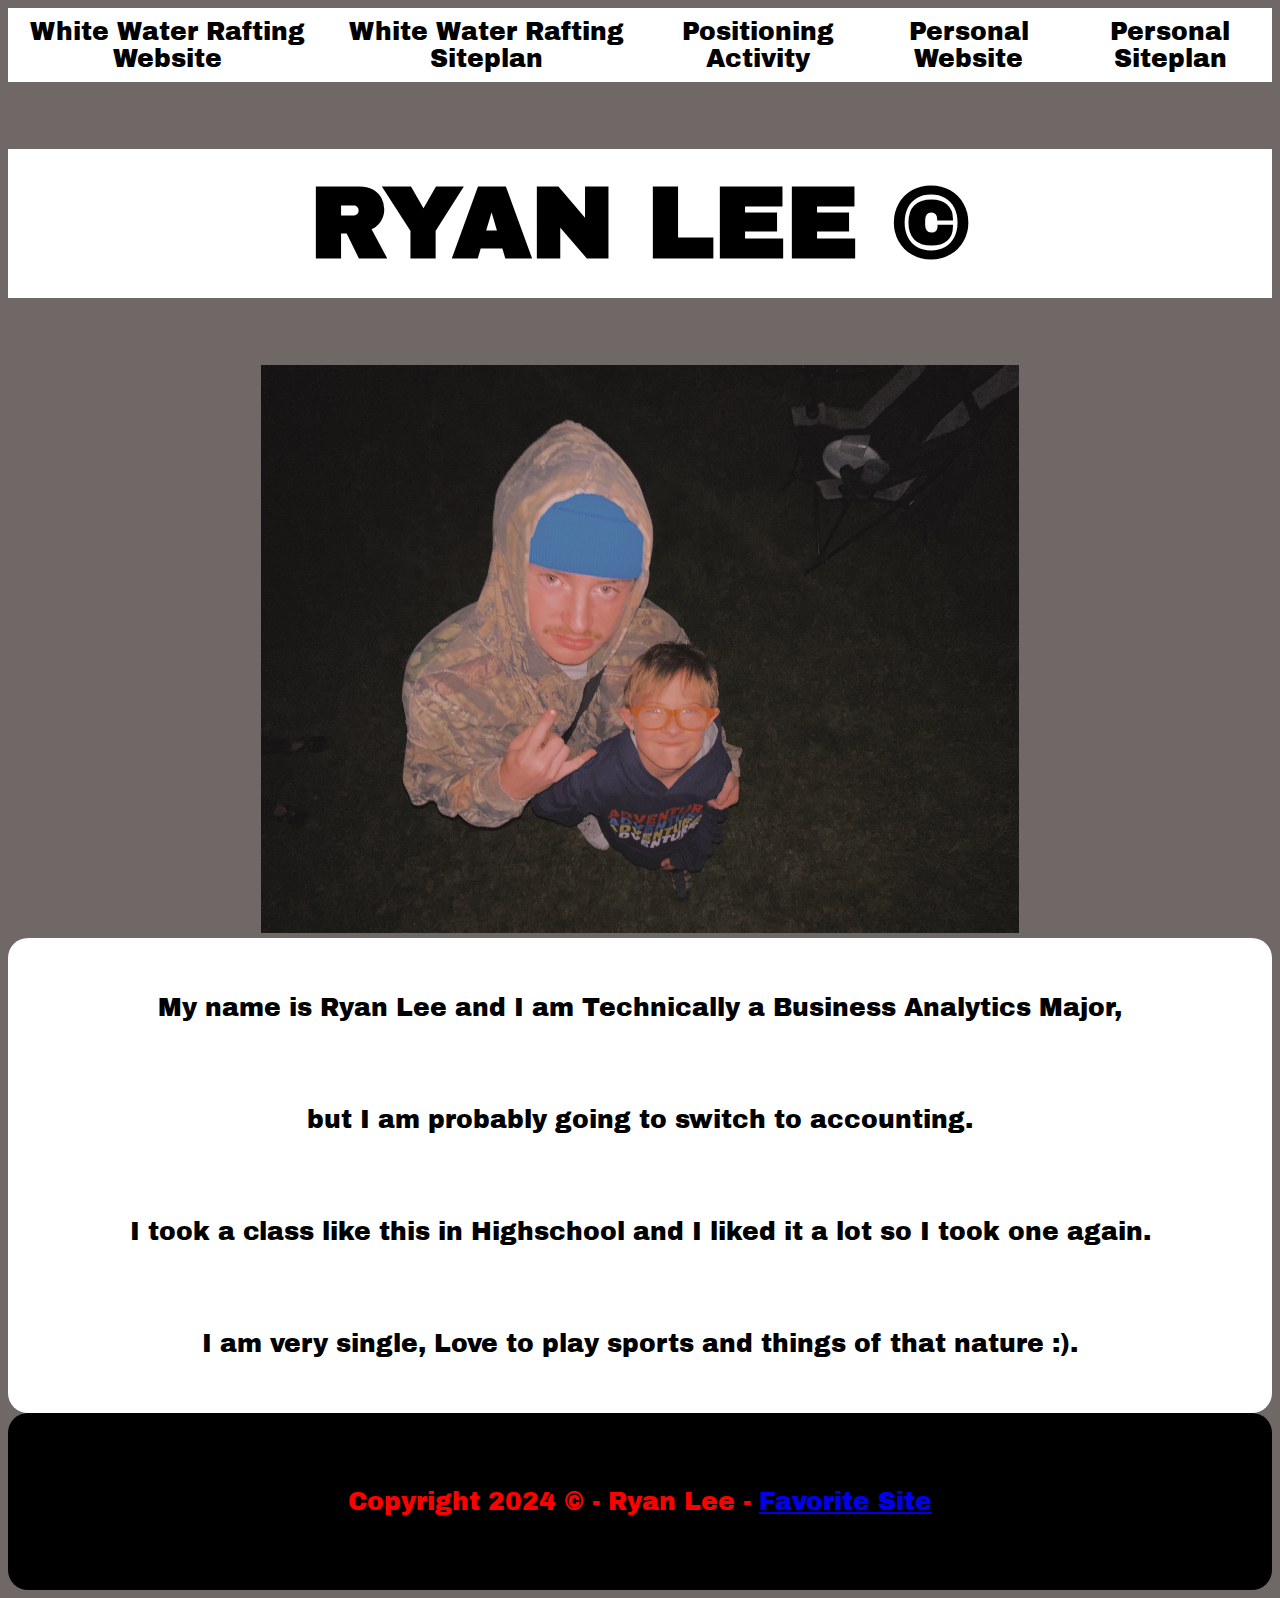
<file: index.html>
<!DOCTYPE html>
<html lang="en">
    <head>
        <meta charset="UTF-8">
        <meta name="viewport" content="width=device-width, initial-scale=1.0">
        <title>WDD130 |  Home</title>
        <link href="styles/styles.css" rel="stylesheet"/>
    </head>
    <body>
        <div id ="content">
            <header>
        <nav>
            <a class="nav_link" href="wwrw/wwrw.html">White Water Rafting Website</a>
            <a class="nav_link" href="wwr/site-plan-rafting.html">White Water Rafting Siteplan</a>
            <a class="nav_link" href="positioning/positioning.html">Positioning Activity</a>
            <a class="nav_link" href="thriftsite/thrift.html">Personal Website</a>
            <a class="nav_link" href="thriftsite/thrift-site-plan.html">Personal Siteplan</a>
        </nav>
            </header>   
        <h1 id="main"> RYAN LEE &copy</h1>
            
        <img src="Me.jpg" alt="Photo of Me"  />
    <main>      
        <p> My name is Ryan Lee and I am Technically a Business Analytics Major,</p>
        <p> but I am probably going to switch to accounting.</p>
        <p> I took a class like this in Highschool and I liked it a lot so I took one again.  </p>
        <p> I am very single, Love to play sports and things of that nature :).</p>
        
    </main>
</div>
    <footer>
        <p>Copyright 2024 &copy - Ryan Lee - 
        <a  href="https://www.google.com" >Favorite Site</a>
        </p>
    </footer>
    </body>
</html>
</file>
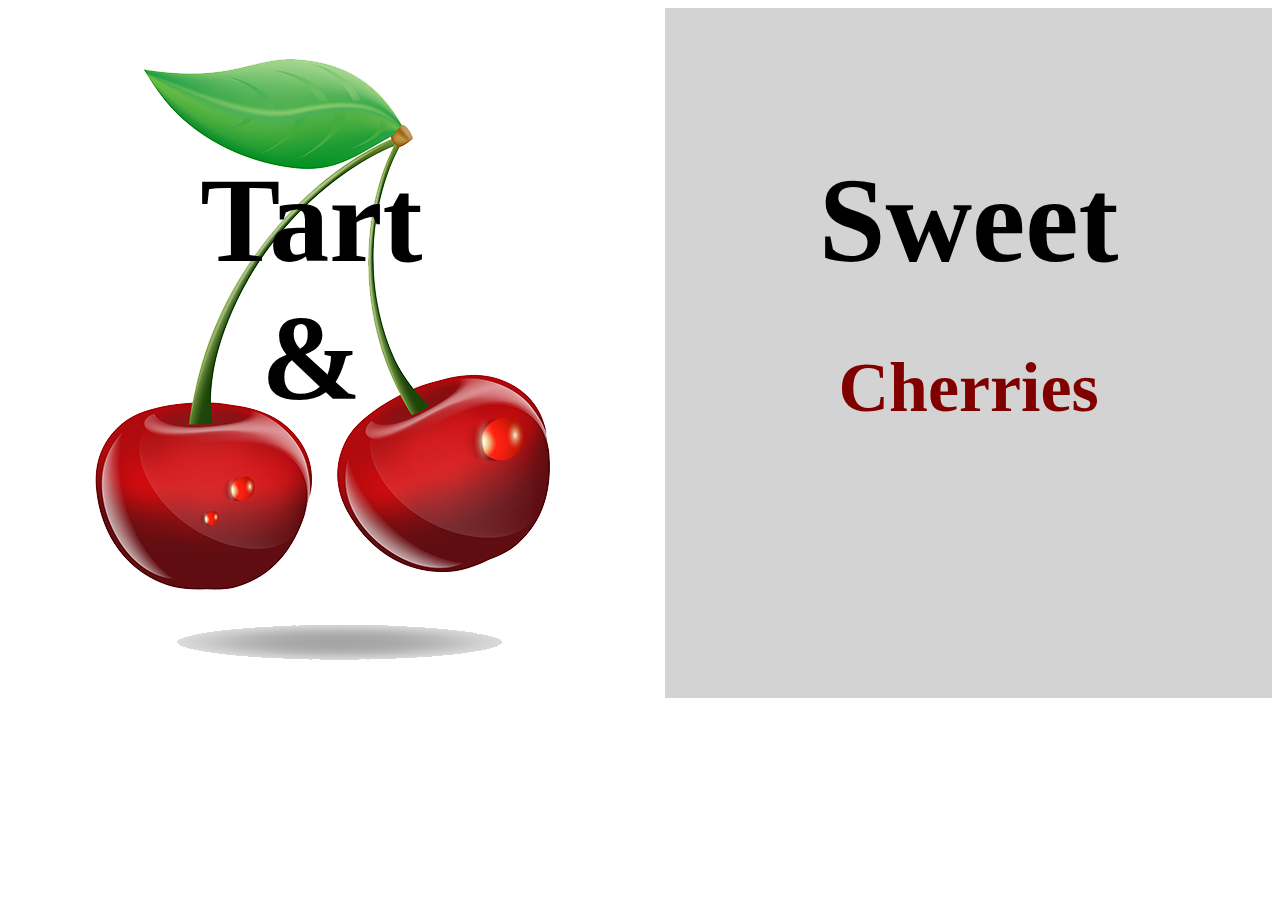
<file: Ice/ice6.html>
<!DOCTYPE html>
<html lang="en">
<head>
  <meta charset="UTF-8">
  <meta name="viewport" content="width=device-width, initial-scale=1.0">
  <title>Cherries</title>
  <link href="styles/ice6.css" rel="stylesheet">
</head>
<body>
  <div class="container">
    <div class="half-container">
      <img src="cherries.jpg" alt="Cherries">
      <div class="text-overlay">
        <h1 class = "title">Tart &amp; </h1>
        <h2 class = "red-text">  </h2>
      </div>
    </div>
    <div class="sec-container">
      <div class="text-overlay">
        <h1>Sweet</h1>
        <h2 class = "red-text">Cherries </h2>
      </div>
    </div>
  </div>
</body>
</html>
</file>
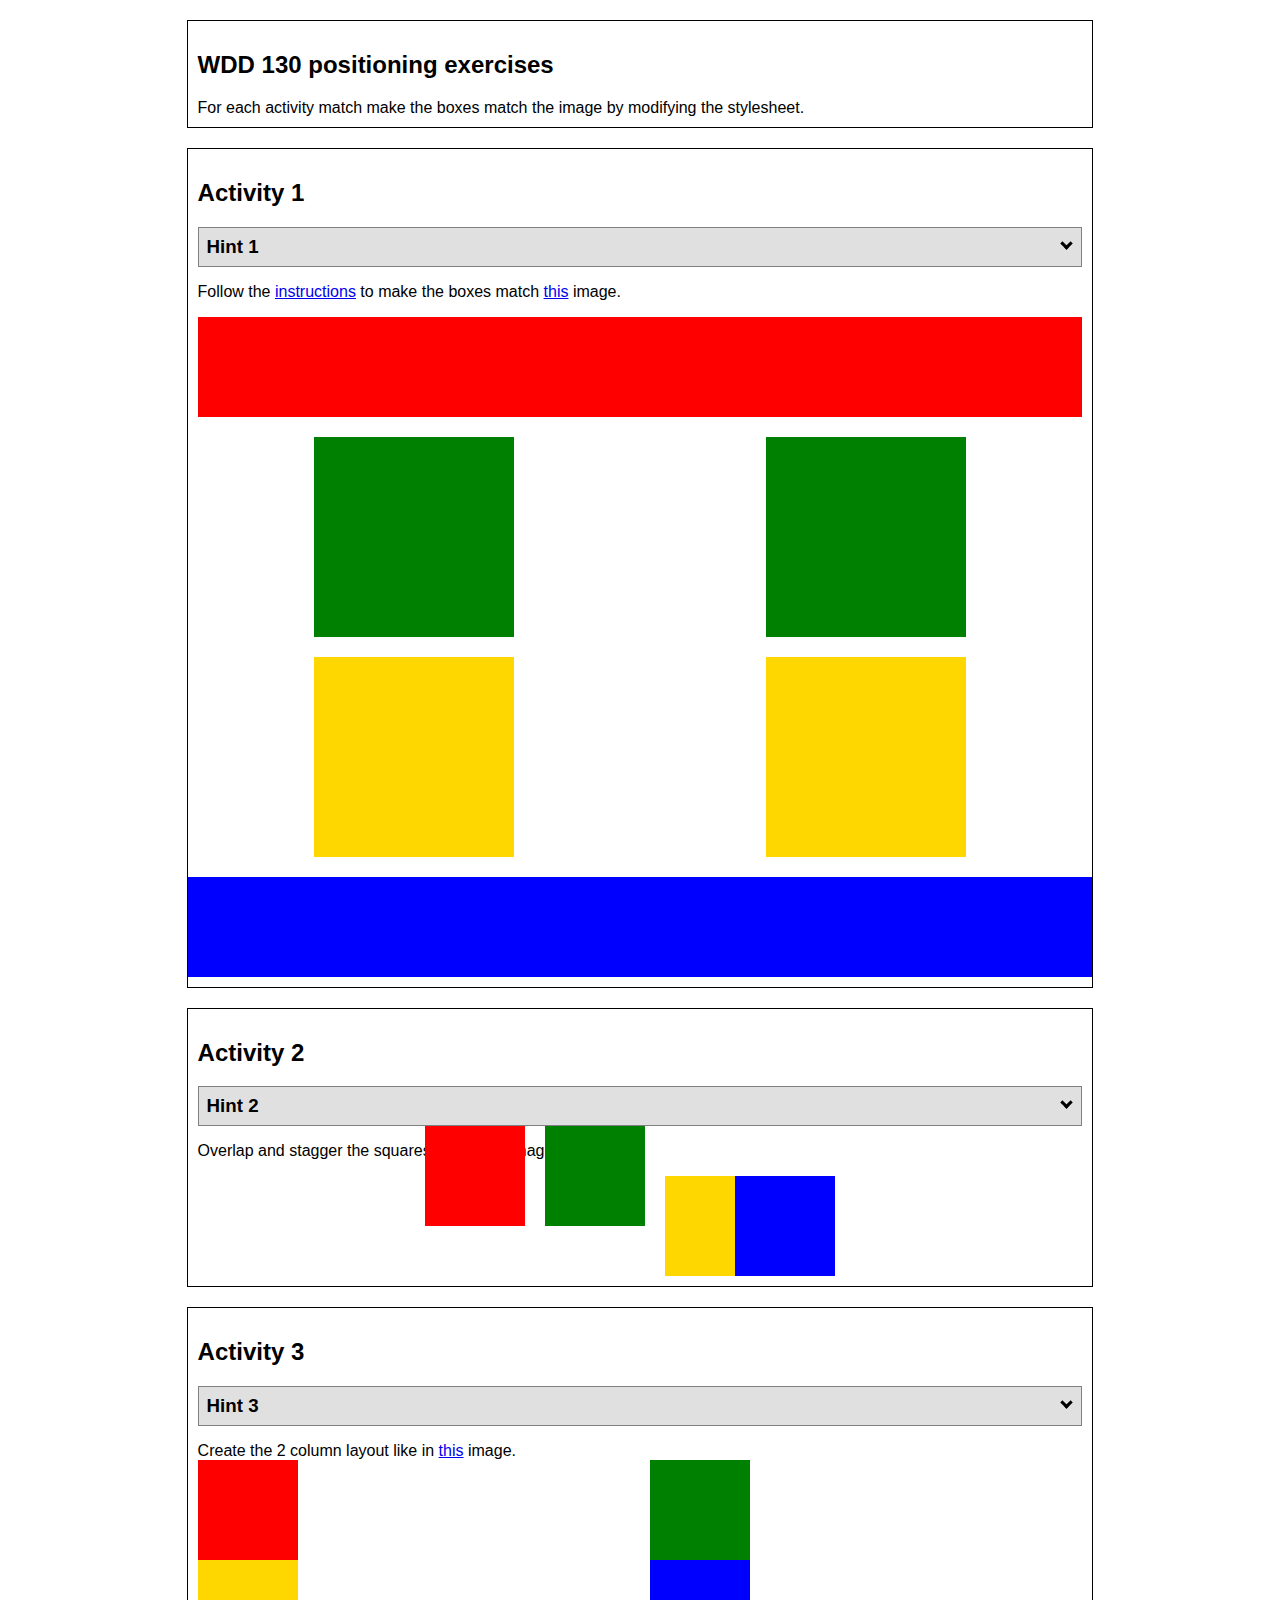
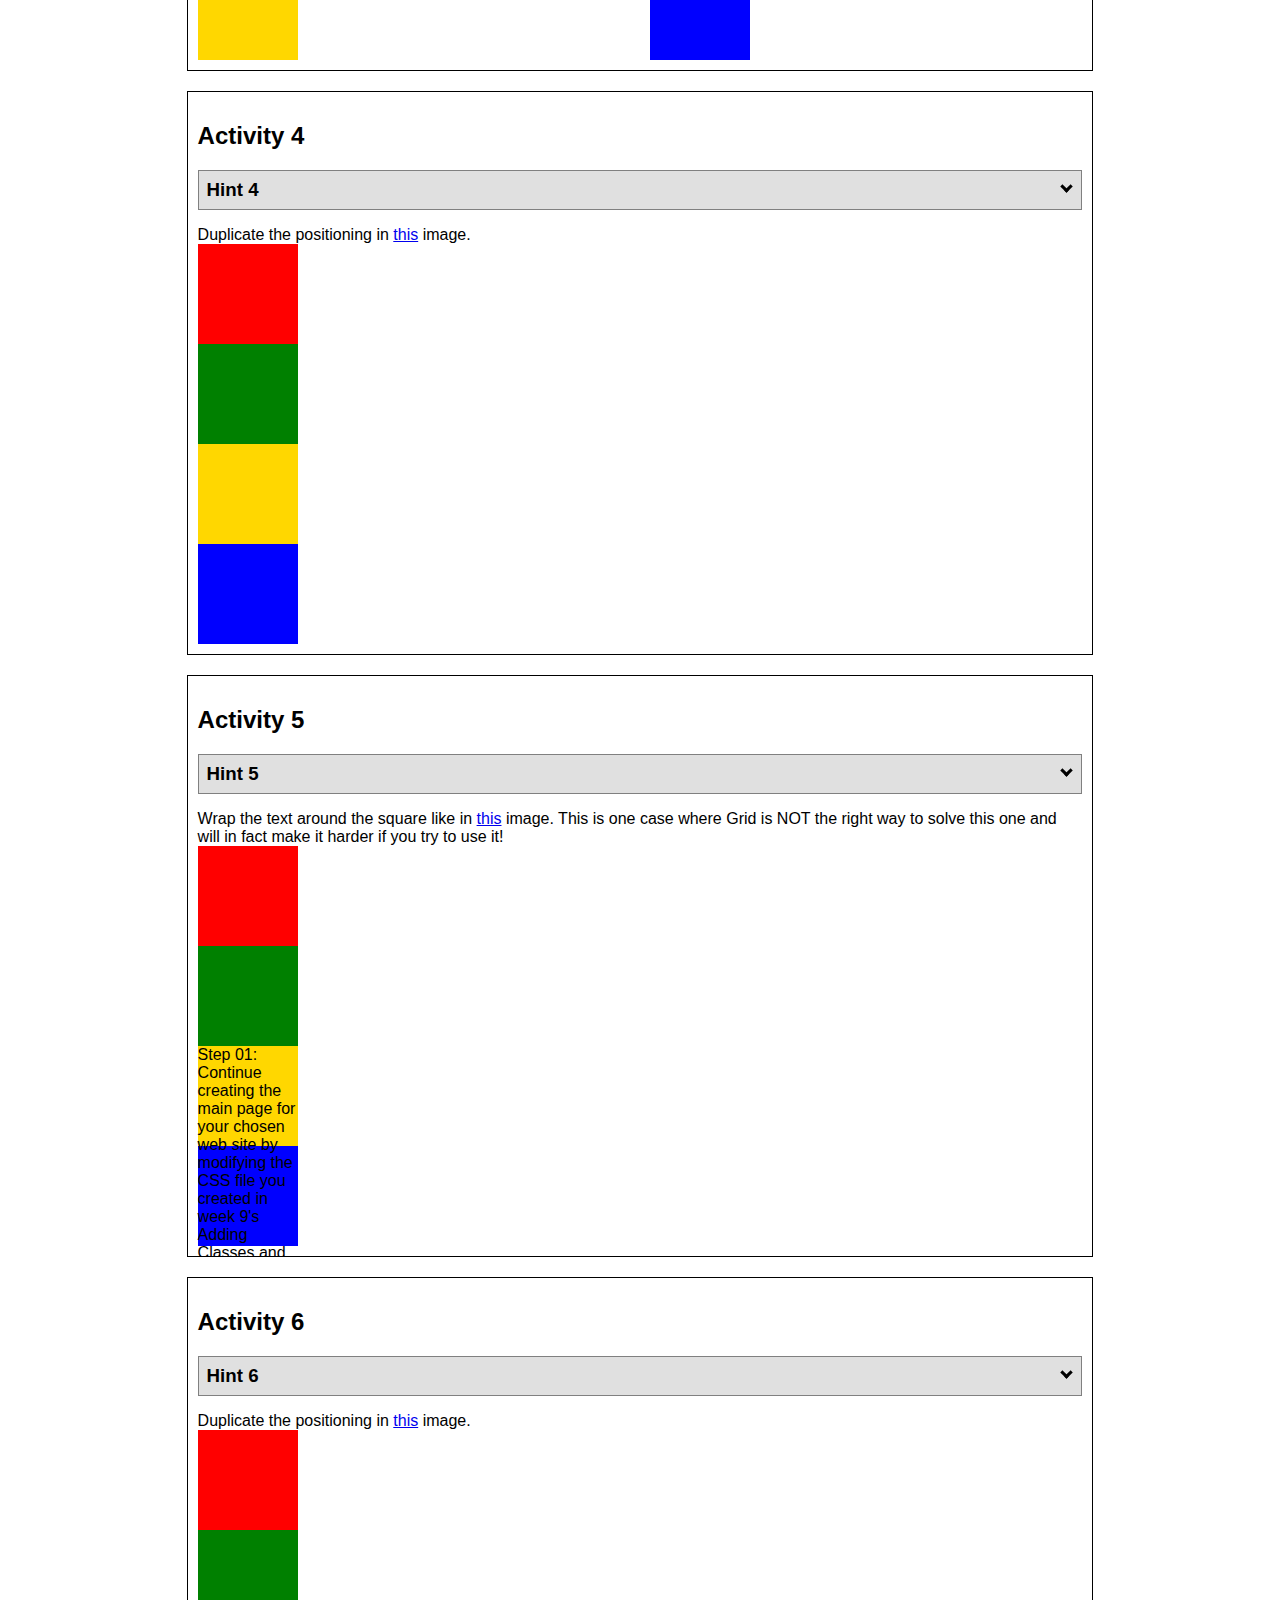
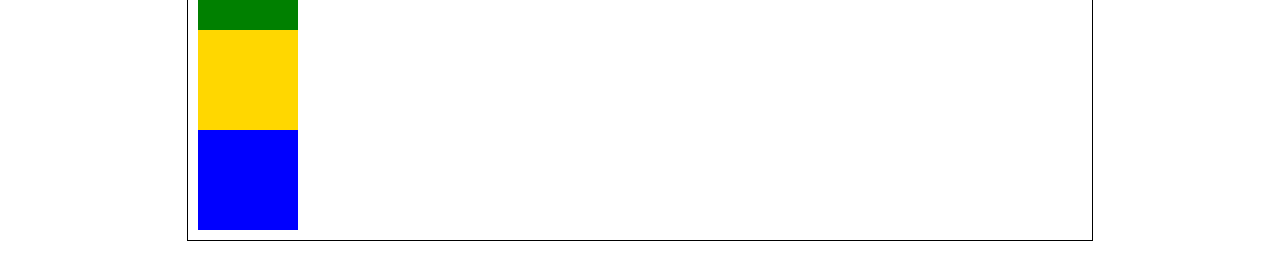
<file: positioning/positioning.html>
<!DOCTYPE html>
<html lang="en">
  <head>
    <!-- HTML - Name: positioning.html -->
    <title>Positioning Activity</title>
    <link rel="stylesheet" type="text/css" href="positionstyles.css" />
  </head>
  <body>
    <div class="activity">
      <h2>WDD 130 positioning exercises</h2>
      For each activity match make the boxes match the image by modifying the stylesheet.</div>
    <div class="activity">
      <h2>Activity 1</h2>
      <section class="hint"><input type="checkbox" ><i></i> <h3>Hint 1</h3><div><p>Check out the <a href="https://byui-wdd.github.io/wdd130/activities/w06-css-positioning.html" target="_blank">activity instructions</a> in Ilearn!</p></div></section>
      <p>Follow the <a href="https://byui-wdd.github.io/wdd130/activities/w06-css-positioning.html" target="_blank">instructions</a> to make the boxes match  <a href="https://byui-wdd.github.io/wdd130/images/example1.png" target="_blank">this</a> image.</p>
      <div class="content1" >
        <div class="red1" ></div>
        <div class="green1" ></div>
        <div class="green1" ></div>
        <div class="yellow1"></div>
        <div class="yellow1"></div>
        <div class="blue1"></div>
      </div>
    </div>
    <div class="activity">
      <h2>Activity 2</h2>
      <section class="hint"><input type="checkbox" > <h3>Hint 2</h3><i></i><div>
      <ul>
      <li>grid-template-columns: 50px 50px 50px 50px 50px </li></ul></div></section>
      <p>Overlap and stagger the squares like in <a href="https://byui-wdd.github.io/wdd130/images/example2.png" target="_blank">this</a> image.</p>
      <div class="content2" >
        <div class="red2" ></div>
        <div class="green2" ></div>
        <div class="yellow2"></div>
        <div class="blue2"></div>
      </div>
    </div>
    <div class="activity">
      <h2>Activity 3</h2>
      <section class="hint"><input type="checkbox" > <h3>Hint 3</h3><i></i><div><p>This one is going to be best solved with CSS Grid. Remember to make the boxes the right width first...then start moving them around. </p><h4>Properties used:</h4><ul><li>display:grid;</li><li>grid-template-columns:</li><li>grid-column-gap:</li>
        <li>grid-column:</li>  </ul></div></section>
      Create the 2 column layout like in <a href="https://byui-wdd.github.io/wdd130/images/example3.png" target="_blank">this</a>  image.
      <div class="content3" >
        <div class="red3" ></div>
        <div class="green3" ></div>
        <div class="yellow3"></div>
        <div class="blue3"></div>
      </div>
    </div>
    <div class="activity">
      <h2>Activity 4</h2>
      <section class="hint"><input type="checkbox" > <h3>Hint 4</h3><i></i><div><p>For the others we have been primarily concerned with width. For this one you will need to adjust height as well. </p><h4>Properties used:</h4><ul><li>display:grid;</li><li>grid-template-columns:</li><li>grid-row:</li></ul></div></section>
      Duplicate the positioning in <a href="https://byui-wdd.github.io/wdd130/images/example4.png" target="_blank">this</a> image. 
      <div class="content4" >
        <div class="red4" ></div>
        <div class="green4" ></div>
        <div class="yellow4"></div>
        <div class="blue4"></div>
      </div>
    </div>

    <div class="activity">
      <h2>Activity 5</h2>
      <section class="hint"><input type="checkbox" > <h3>Hint 5</h3><i></i><div><p>Grid is <strong>not</strong> the right way to do this.  In fact there is only one way to really do that...and that is with float. Remember that we float the thing we want the text to wrap around.  Also remember to start by making all the shapes the right size and shape.</p><h4>Properties used:</h4><ul><li>float: left;</li></ul></div></section>
      Wrap the text around the square like in <a href="https://byui-wdd.github.io/wdd130/images/example5.png" target="_blank">this</a> image. This is one case where Grid is NOT the right way to solve this one and will in fact make it harder if you try to use it!
      <div class="content5" >
        <div class="red5" ></div>
        <div class="green5" ></div>
        <div class="yellow5">Step 01: Continue creating the main page for your chosen web site by modifying the CSS file you created in week 9's Adding Classes and IDs to Your Website assignment. This week, you will position all of the content on your main page using the CSS positioning techniques taught in KhanAcademy. When you are done, your webpage layout should reflect what you outlined in the wireframe you designed in the assignment Your Own Site Diagram and Wireframe in week 3. <br />
          If you have changed your mind on how you want the content of your main page laid out, take an opportunity to update your wireframe before completing this assignment (it is much easier to experiment with different layouts in a wireframe than it is to do so by modifying the CSS). Also, if you find that you are having trouble with using CSS positioning, feel free to review the concepts at the learn layout site: http://learnlayout.com/. You should be able to apply these principles to your site. For futher help, refer back to the Max Design site used in the beginning of the course for an example of how to implement your site design.</div>
        <div class="blue5"></div>
      </div>
    </div>
    <div class="activity">
      <h2>Activity 6</h2>
      <section class="hint"><input type="checkbox" > <h3>Hint 6</h3><i></i><div><p>This one is all about visualizing the grid behind the layout. If you are having a hard time doing that first: all the sizes are even multiples of 100, and second here is another example with the lines drawn: <a href="https://byui-wdd.github.io/wdd130/images/example6-hint.png" target="_blank">example 6 with lines</a>. For this one you will find it easiest if you use px for the column width. You can also use <kbd>z-index</kbd> to control the element layering.    </p><h4>Properties used:</h4><ul><li>display:grid;</li><li>grid-template-columns:</li><li>grid-column:</li><li>grid-row:</li><li><a href="https://www.w3schools.com/cssref/pr_pos_z-index.asp" target="_blank">z-index:</a></li></ul></div></section>
      Duplicate the positioning in <a href="https://byui-wdd.github.io/wdd130/images/example6.png" target="_blank">this</a> image.
      <div class="content6" >
        <div class="red6" ></div>
        <div class="green6" ></div>
        <div class="yellow6"></div>
        <div class="blue6"></div>
      </div>
    </div>
  </body>
</html>
</file>
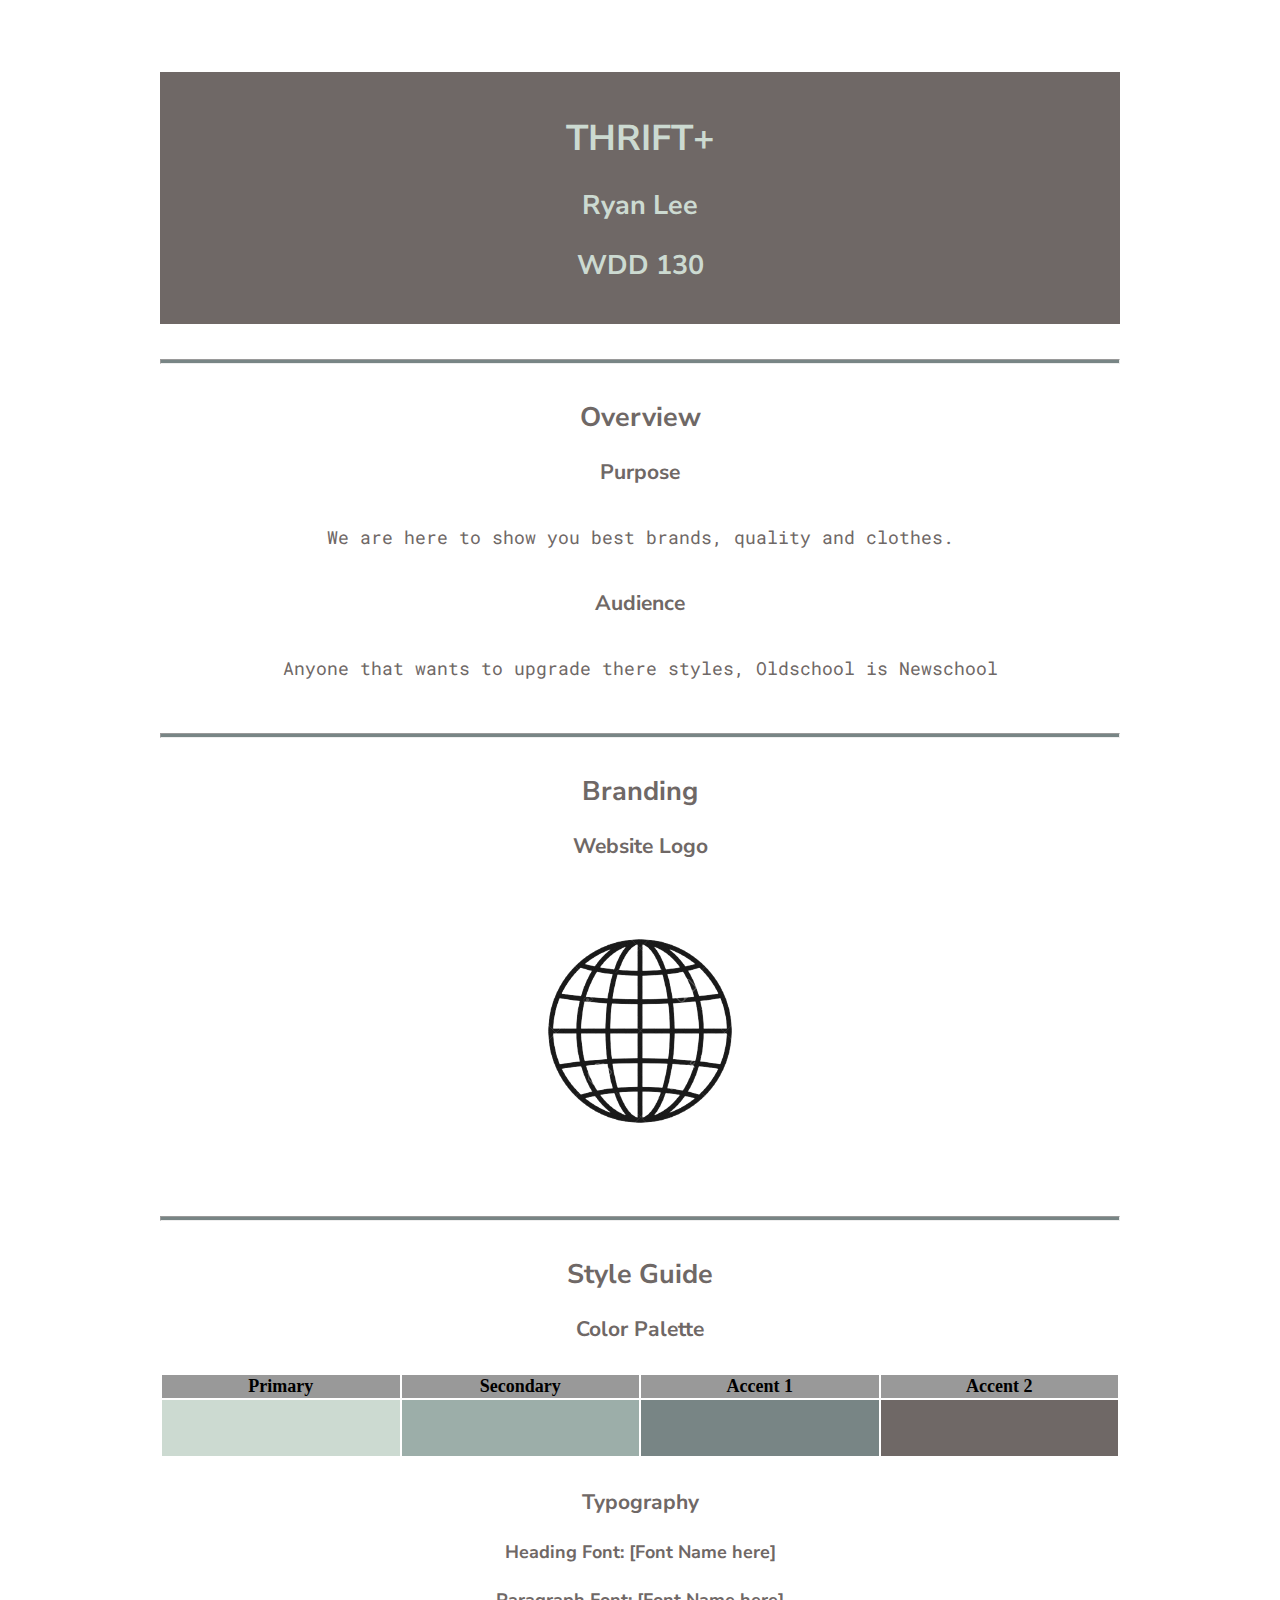
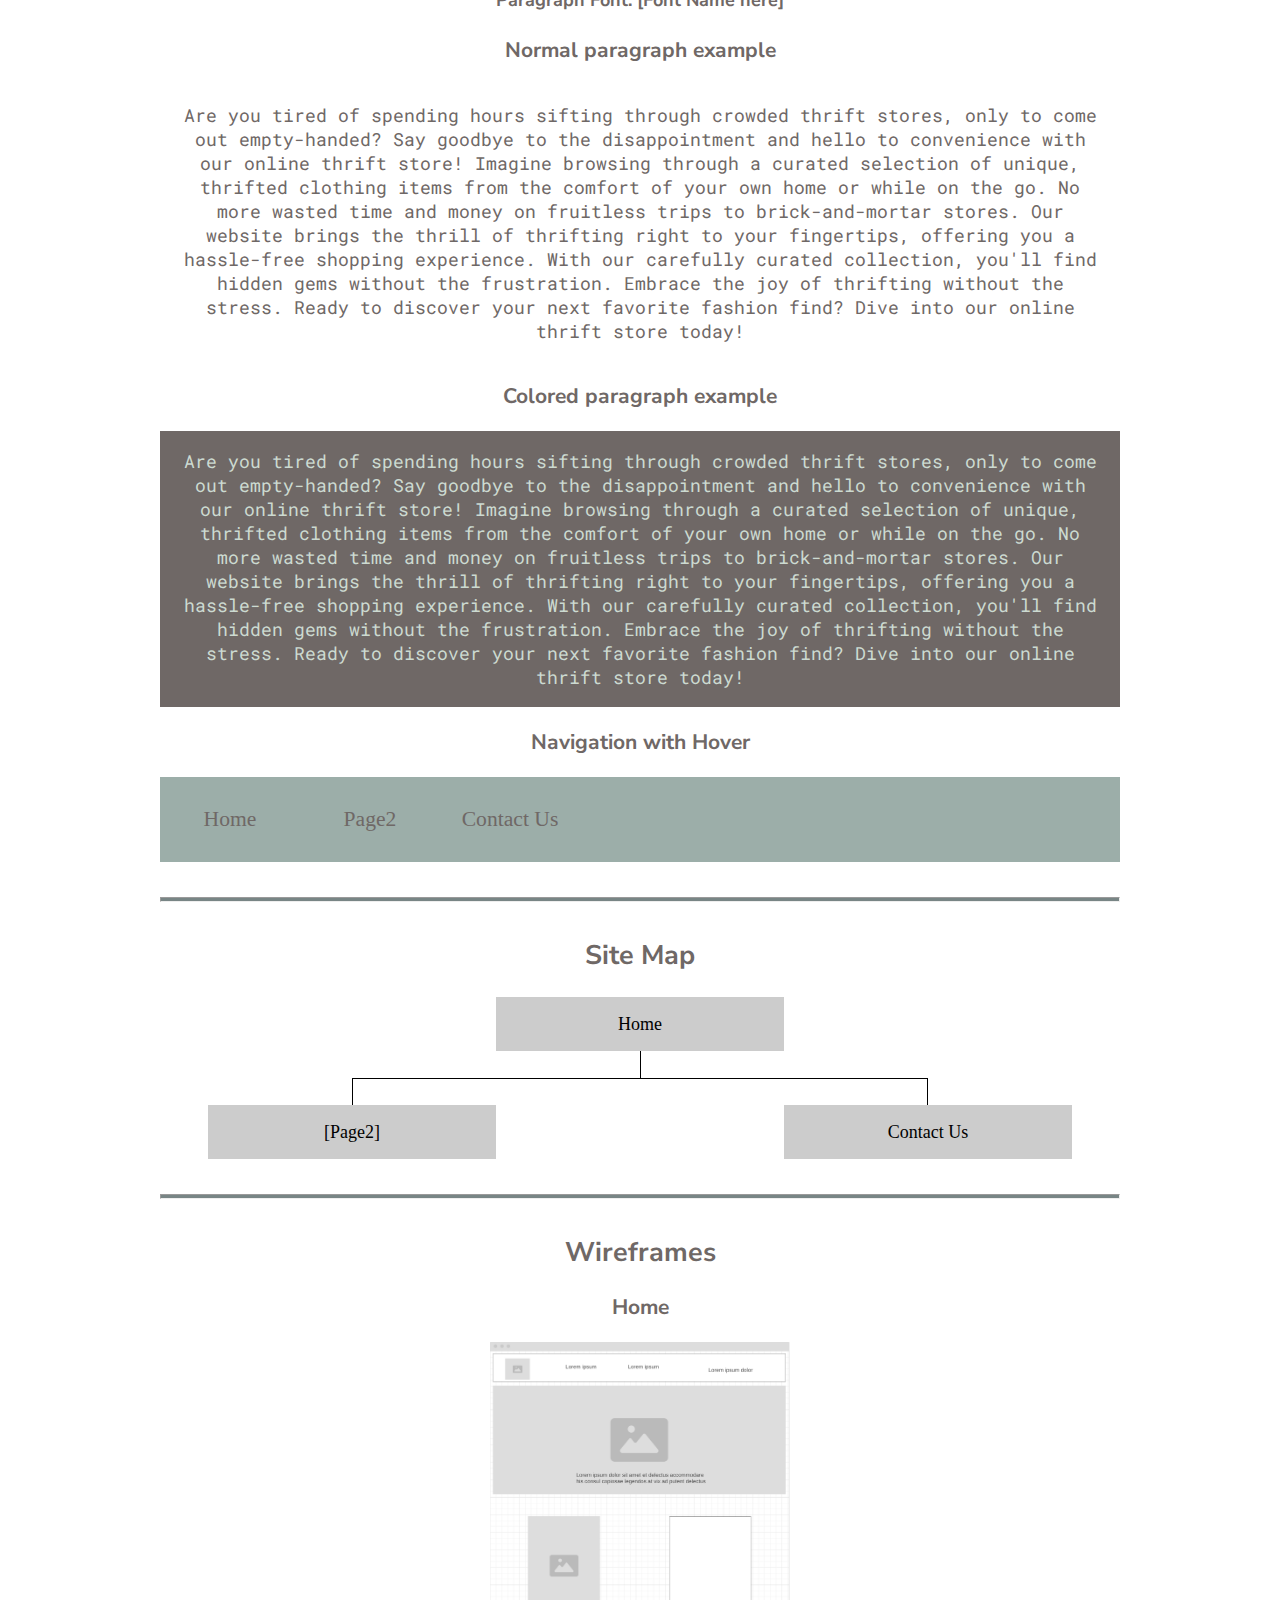
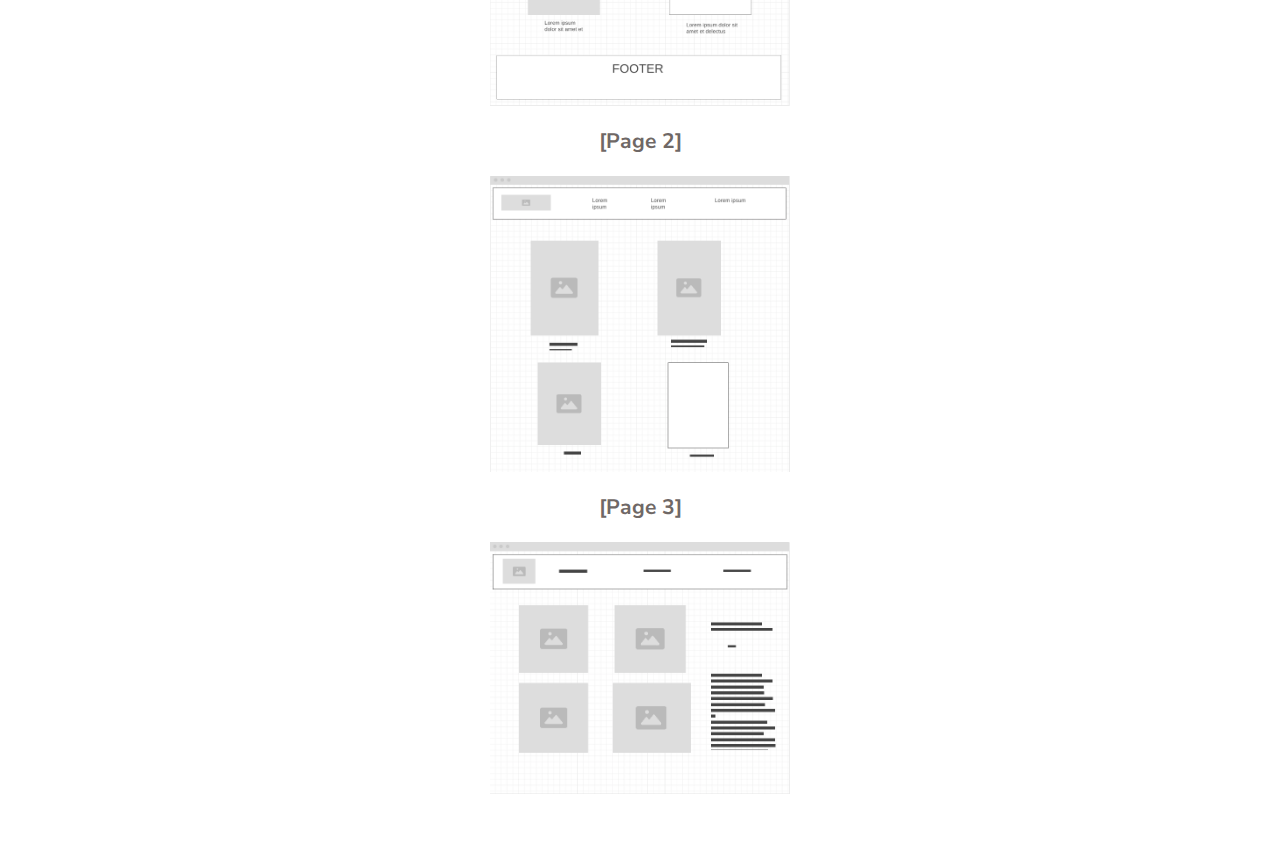
<file: thriftsite/thrift-site-plan.html>
<!DOCTYPE html>
<html lang="en-us">

<head>
  <meta charset="utf-8" />
  <title>Site Plan</title>
  <link type="text/css" rel="stylesheet" href="styles/thrift-site-plan.css" />
</head>

<body>
  <header>
    <h1>THRIFT+</h1>
    <h2>Ryan Lee</h2>
    <h2>WDD 130</h2>
    <!-- In the header above, add the name of your site, your name and class number. For example if you are in section 3 you would put WDD 130-03 -->
  </header>
  <main>
    <!-- ------------------------Steps 2-5------------------------------ -->
    <hr />
    <h2>Overview</h2>
    <h3>Purpose</h3>
    <p>We are here to show you best brands, quality and clothes. </p>
    <!-- change this -->

    <h3>Audience</h3>
    <p>Anyone that wants to upgrade there styles, Oldschool is Newschool</p>
    <!-- change this -->

    <hr />
    <h2>Branding</h2>
    <h3>Website Logo</h3>
    <!-- Replace this with some sort of logo for your site.  A logo can be as simple as the name of your site in a nice font :) -->
    <img src="images/thriftlogo.png" alt="Logo" />
    <hr />
    <h2>Style Guide</h2>

    <!-- ------------------------Steps 6-9------------------------------ -->

    <h3>Color Palette</h3>
    <!--  The colors you choose for a website are one of the most important decisions you will make. You should have at least 2 colors but do not have to fill in all 4 if you do not need them.  -->
    
    <table class="colors">
      <tr>
        <th>Primary</th>
        <th>Secondary</th>
        <th>Accent 1</th>
        <th>Accent 2</th>
      </tr>
      
      <tr>
        <td class="primary"></td>
        <td class="secondary"></td>
        <td class="accent1"></td>
        <td class="accent2"></td>
      </tr>
    </table>

    <!-- ------------------------Steps 10-12------------------------------ -->

    <h3>Typography</h3>
    <!-- Choose a font for your paragraphs (body copy) and headlines. What font(s) have you chosen? Think also about which of your colors above you might use for background and font colors. -->

    <h4>
      Heading Font: [Font Name here]
      <!-- change this -->
    </h4>
    <h4>
      Paragraph Font: [Font Name here]
      <!-- change this -->
    </h4>
    <h3>Normal paragraph example</h3>
    <p>
        Are you tired of spending hours sifting through crowded thrift stores, only to come out
        empty-handed? Say goodbye to the disappointment and hello to convenience with our online
        thrift store! Imagine browsing through a curated selection of unique, thrifted clothing items
        from the comfort of your own home or while on the go. No more wasted time and money on
        fruitless trips to brick-and-mortar stores. Our website brings the thrill of thrifting right to your
        fingertips, offering you a hassle-free shopping experience. With our carefully curated collection,
        you'll find hidden gems without the frustration. Embrace the joy of thrifting without the stress.
        Ready to discover your next favorite fashion find? Dive into our online thrift store today!
    </p>
    <h3>Colored paragraph example</h3>
    <p class="colored">
        Are you tired of spending hours sifting through crowded thrift stores, only to come out
        empty-handed? Say goodbye to the disappointment and hello to convenience with our online
        thrift store! Imagine browsing through a curated selection of unique, thrifted clothing items
        from the comfort of your own home or while on the go. No more wasted time and money on
        fruitless trips to brick-and-mortar stores. Our website brings the thrill of thrifting right to your
        fingertips, offering you a hassle-free shopping experience. With our carefully curated collection,
        you'll find hidden gems without the frustration. Embrace the joy of thrifting without the stress.
        Ready to discover your next favorite fashion find? Dive into our online thrift store today!
    </p>

    <!-- ------------------------Step 13------------------------------ -->

    <h3>Navigation with Hover</h3>
    <!-- Think about how you want your navigation bar to look. In the site-plan.css file change the colors to your colors to get the look you desire. -->
    <nav>
      <a href="#">Home</a>
      <a href="#">Page2</a>
      <a href="#">Contact Us</a>
    </nav>
    <hr />
    <h2>Site Map</h2>
    <div class="sitemap">
      <div class="sm-home">Home</div>
      <div class="sm-page2">
        [Page2]
        <!-- this page will have a name later -->
      </div>
      <div class="sm-page3">Contact Us</div>

      <div class="top">&nbsp;</div>
      <div class="left">&nbsp;</div>
      <div class="right">&nbsp;</div>
    </div>
    <hr />
    <h2>Wireframes</h2>
    <!-- Create an additional wireframe for your site. List it here below the Home page wireframe. -->

    <h3>Home</h3>

    <img src="images/WireframePERSONAL.png" alt="home page wireframe" />

    <h3>[Page 2]</h3>
    <img src="images/PersonalSIteplanSubpage.png" alt="page 2">
    <h3>[Page 3]</h3>
    <img src="images/personalwf3.png" alt="page 3">
  </main>
</body>

</html>
</file>
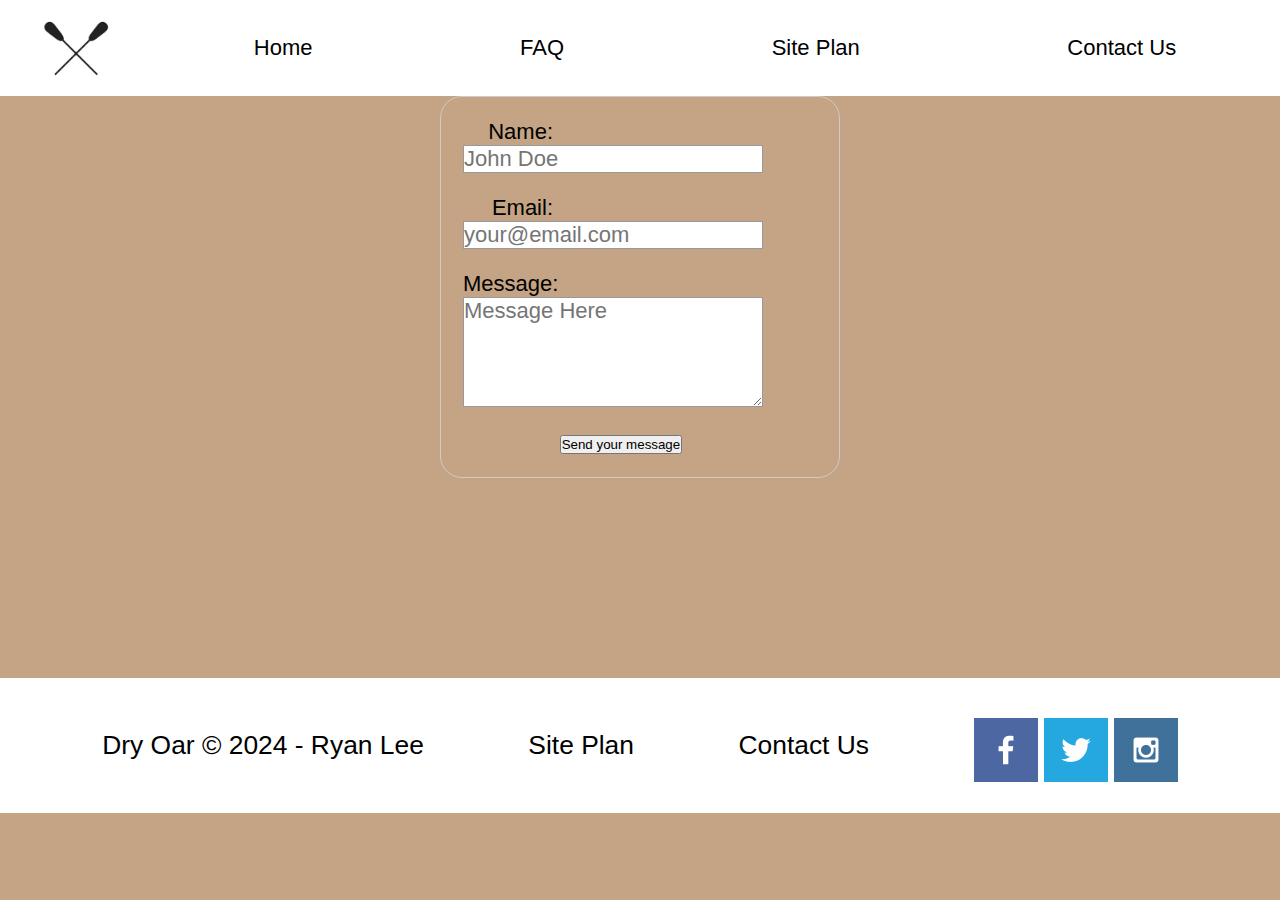
<file: wwrw/contactus.html>
<!DOCTYPE html>
<html lang="en">
    
<head>
    <meta charset="UTF-8">
    <meta http-equiv="X-UA-Compatible" content="IE=edge">
    <meta name="viewport" content="width=device-width, initial-scale=1.0">
    <title>Whitewater Rafting Vacations | Dry Oar Boating | Contact Us</title>
    <link rel="stylesheet" href="styles/styles.css"/>
</head>
<body>
    <div id="content">
    <header>
        <a id="logo_link" href="index.html">
            <img class="logo" src="images/wwrlogo.png" alt="Dry Oar Logo">
        </a>
        <nav>
            <a href="wwrw.html">Home</a>
            <a href="wwrwsub.html">FAQ</a>
            <a href="site-plan-rafting.html">Site Plan</a>
            <a href="contactus.html">Contact Us</a>
        </nav>
    </header>
        </section>
    </div>
</head>
<body> 

<div class="main">
    <div id="feedback"></div>

    <form action="/my-handling-form-page" method="post">
        <ul>
          <li>
            <label for="name">Name:</label>
            <input type="text" id="name" name="user_name" placeholder="John Doe" />
          </li>
          <li>
            <label for="mail">Email:</label>
            <input type="email" id="mail" name="user_email" placeholder="your@email.com" />
          </li>
          <li>
            <label for="msg">Message:</label>
            <textarea id="msg" name="user_message" placeholder="Message Here"></textarea>
          </li>
          <li class="button">
            <button type="submit">Send your message</button>
          </li> 
        </ul>
      </form>
</div>

</body>
    <footer>
    <p>Dry Oar &copy; 2024 - Ryan Lee</p>
    <p><a href="site-plan-rafting.html">Site Plan</a></p>
    <p><a href="contactus.html">Contact Us</a></p>
    <div class="social">
        <a href="https://facebook.com">
            <img src="images/facebook.png" alt="fb icon">
        </a>
        <a href="https://twitter.com">
            <img class="twitter" src="images/twitter.png" alt="twitter icon">
        </a>
        <a href="https://instagram.com">
            <img src="images/instagram.png" alt="instagram icon">
        </a>
    </div>
</footer>
</div>
<script>
    // get the feedback div element so we can do something with it.
    const feedbackElement = document.getElementById('feedback');
    // get the form so we can read what was entered in it.
    const formElement = document.forms[0];
    // add a 'listener' to wait for a submission of our form. When that happens run the code below.
    formElement.addEventListener('submit', function(e) {
        // stop the form from doing the default action.
        e.preventDefault();
        // set the contents of our feedback element to a message letting the user know the form was submitted successfully. Notice that we pull the name that was entered in the form to personalize the message!
        feedbackElement.innerHTML = 'Hello '+ formElement.user_name.value +'! Thank you for your message. We will get back with you as soon as possible!';
        // make the feedback element visible.
        feedbackElement.style.display = "block";
        // add a class to move everything down so our message doesn't cover it.
        document.body.classList.toggle('moveDown');
    });
</script>
</body>
</html>
</file>
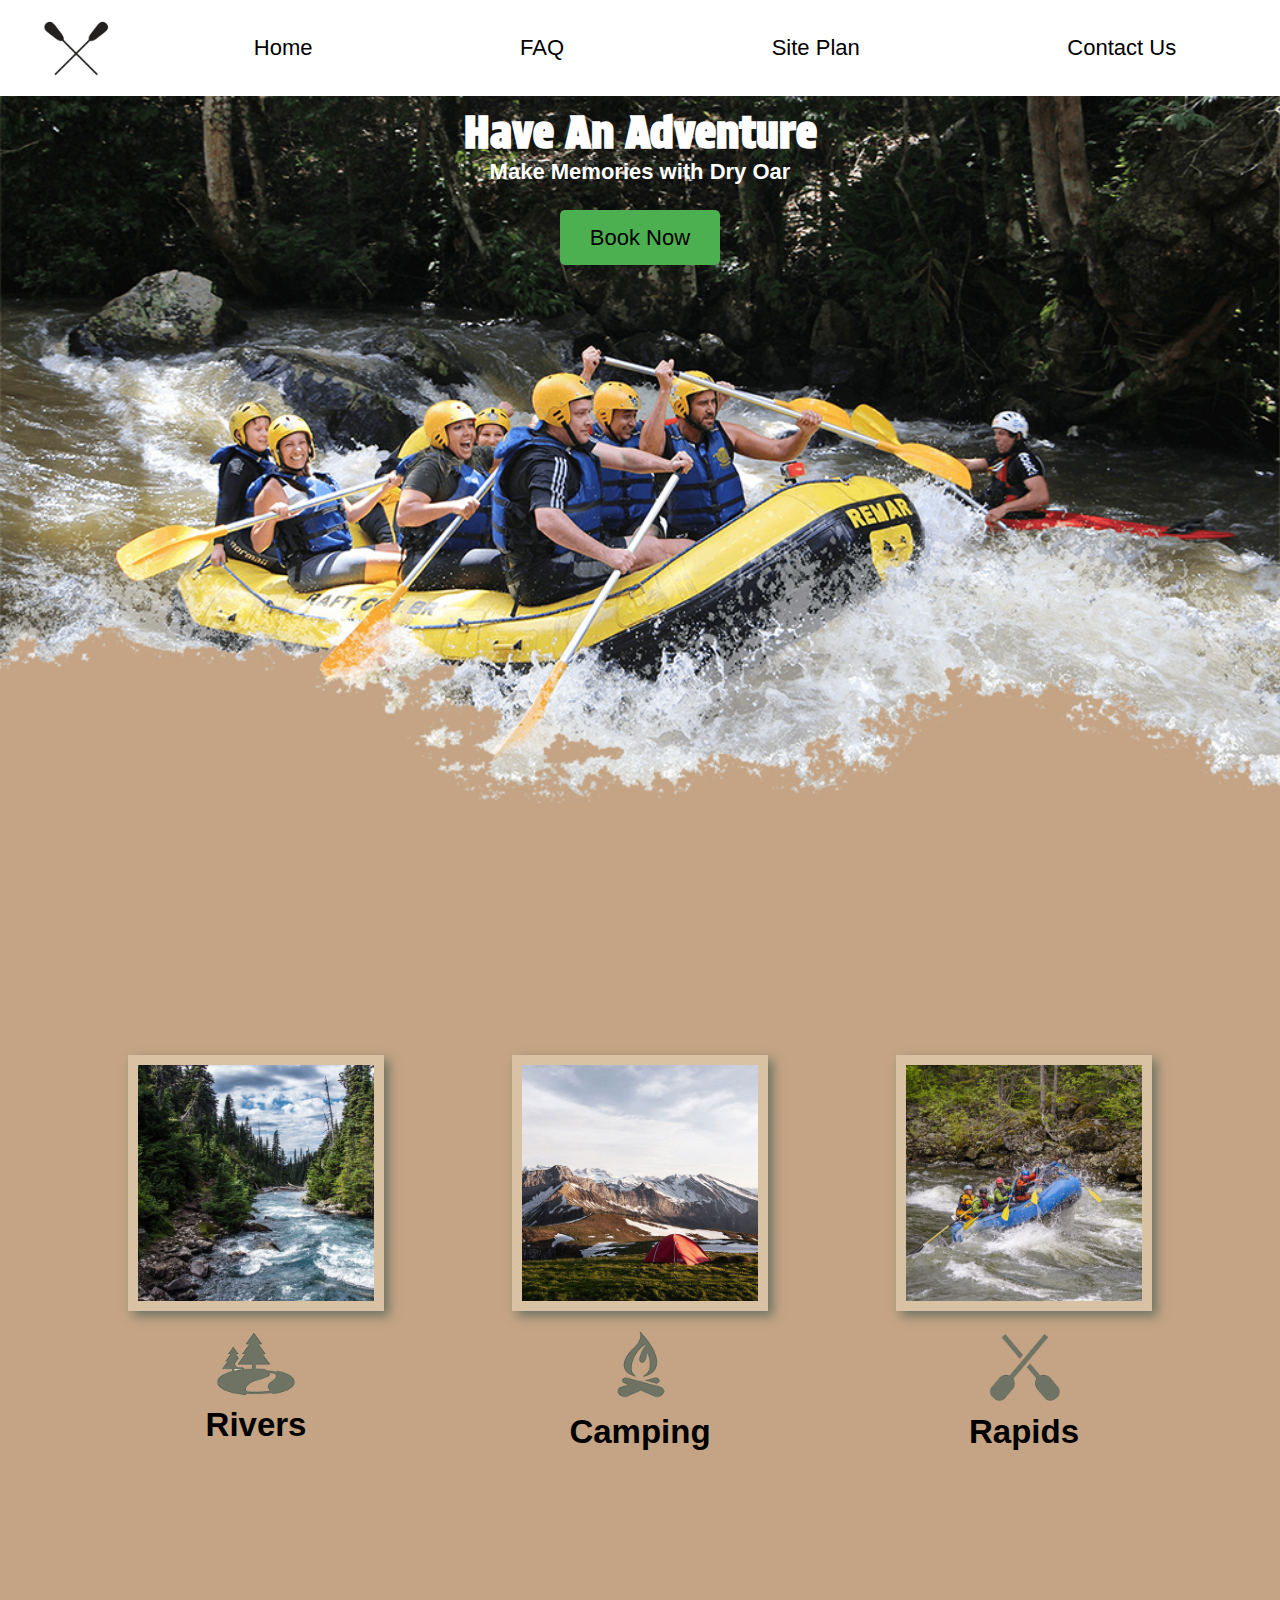
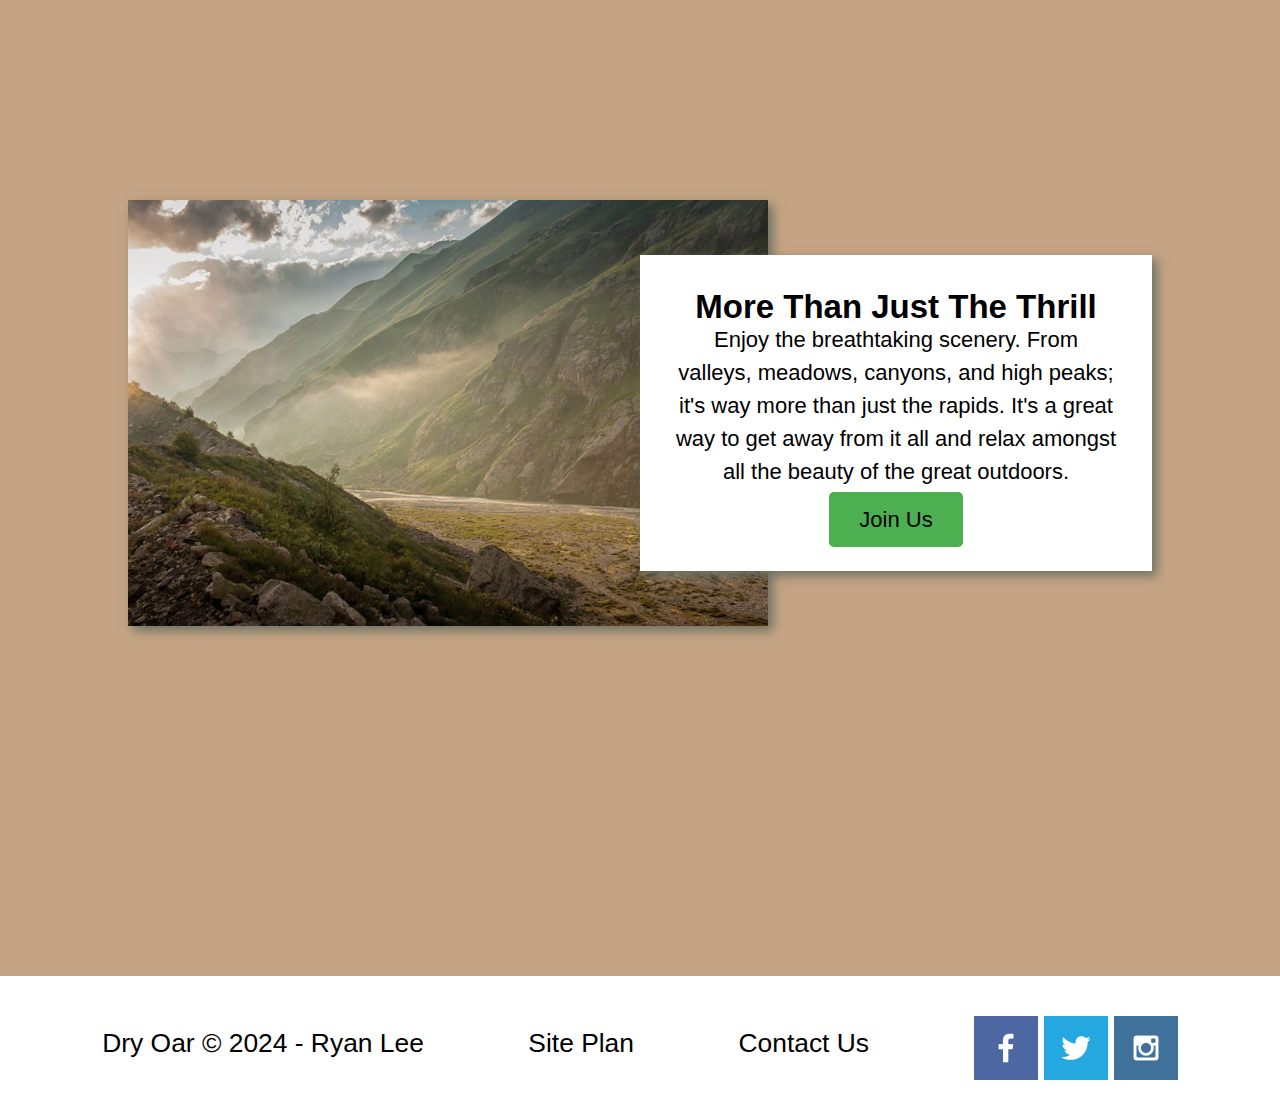
<file: wwrw/wwrw.html>
<!DOCTYPE html>
<html lang="en">
    
<head>
    <meta charset="UTF-8">
    <meta http-equiv="X-UA-Compatible" content="IE=edge">
    <meta name="viewport" content="width=device-width, initial-scale=1.0">
    <title>Whitewater Rafting Vacations | Dry Oar Boating | Home</title>
    <link rel="stylesheet" href="styles/styles.css"/>
</head>
<body>
    <div id="content">
    <header>
        <a id="logo_link" href="index.html">
            <img class="logo" src="images/wwrlogo.png" alt="Dry Oar Logo">
        </a>
        <nav>
            <a href="index.html">Home</a>
            <a href="wwrwsub.html">FAQ</a>
            <a href="site-plan-rafting.html">Site Plan</a>
            <a href="contactus.html">Contact Us</a>
        </nav>
    </header>
    <div id="hero">
        <div id="hero-box">
            <img id="hero-img" src="images/hero.png" alt="People enjoying white water rafting">
        </div>
        <section id="hero-msg">
            <h1 class="home-title">Have An Adventure</h1>
            <h4>Make Memories with Dry Oar </h4>
            <div class='button-box'>
                <a class='book' href="contactus.html">Book Now</a>
            </div>
        </section>
    </div>
    <main class="home-grid">
        <section class="rivers-card">
            <img class="card-img" src="images/rivers.jpg" alt="river in forest">
            <img class="icon" src="images/river_icon.png" alt="river icon">
            <h2>Rivers</h2>
        </section>
        <section class="camping-card">
            <img class="card-img" src="images/camping.jpg" alt="tent in mountains">
            <img class="icon" src="images/fire_icon.png" alt="fire icon">
            <h2>Camping</h2>
        </section>
        <section class="rapids-card">
            <img class="card-img" src="images/rapids.jpg" alt="rafting boat">
            <img class="icon" src="images/oars.png" alt="oars icon">
            <h2>Rapids</h2>
        </section>
        <div id="background"></div> 
        <img class="mountains" src="images/mountains.jpg" alt="Misty mountains">
        <section class="msg">
            <h2>More Than Just The Thrill</h2>
            <p>Enjoy the breathtaking scenery. From valleys, meadows, canyons, and high peaks; it's way more than just the rapids. It's a great way to get away from it all and relax amongst all the beauty of the great outdoors. </p>
            <a class='join' href="rivers.html">Join Us</a>
        </section>
    </main>
    <footer>
    <p>Dry Oar &copy; 2024 - Ryan Lee</p>
    <p><a href="site-plan-rafting.html">Site Plan</a></p>
    <p><a href="contactus.html">Contact Us</a></p>
    <div class="social">
        <a href="https://facebook.com">
            <img src="images/facebook.png" alt="fb icon">
        </a>
        <a href="https://twitter.com">
            <img class="twitter" src="images/twitter.png" alt="twitter icon">
        </a>
        <a href="https://instagram.com">
            <img src="images/instagram.png" alt="instagram icon">
        </a>
    </div>
</footer>
</div>
</body>
</html>
</file>
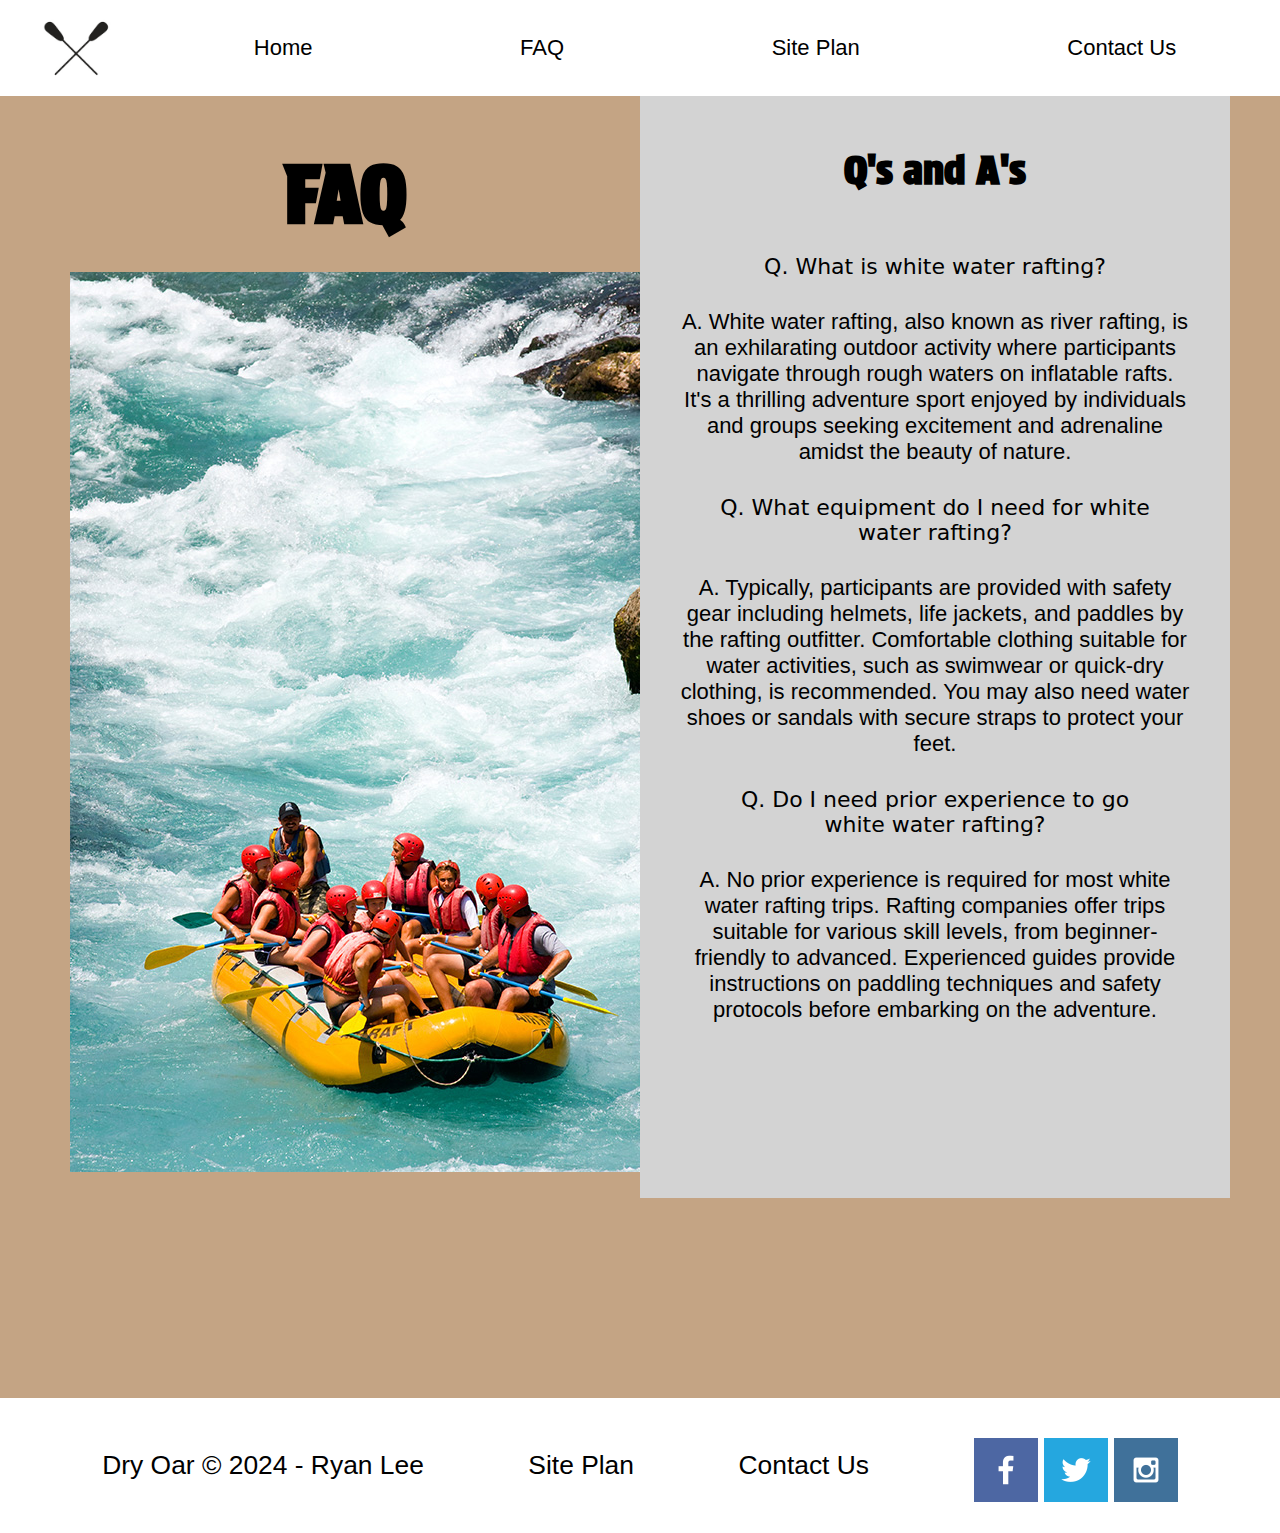
<file: wwrw/wwrwsub.html>
<!DOCTYPE html>
<html lang="en">
    
<head>
    <meta charset="UTF-8">
    <meta http-equiv="X-UA-Compatible" content="IE=edge">
    <meta name="viewport" content="width=device-width, initial-scale=1.0">
    <title>Whitewater Rafting Vacations | Dry Oar Boating | Home</title>
    <link rel="stylesheet" href="styles/styles.css"/>
</head>
<body>
    <div id="content">
    <header>
        <a id="logo_link" href="index.html">
            <img class="logo" src="images/wwrlogo.png" alt="Dry Oar Logo">
        </a>
        <nav>
            <a href="wwrw.html">Home</a>
            <a href="wwrwsub.html">FAQ</a>
            <a href="site-plan-rafting.html">Site Plan</a>
            <a href="contactus.html">Contact Us</a>
        </nav>
    </header>
        </section>
    </div>
</head>
<body> 

<div class="container">
    <div class="box1">
        <h2 class="class">FAQ</h2>
        <img src="images/raft.png" alt="rafting">
    </div>
    <div class="box2" >
        <h2 class="box_text">Q's and A's</h2>
        <p class="question">Q. What is white water rafting?</p>
        <p class="answer">A. White water rafting, also known as river rafting, is an exhilarating outdoor activity where participants navigate through rough waters on inflatable rafts. It's a thrilling adventure sport enjoyed by individuals and groups seeking excitement and adrenaline amidst the beauty of nature.</p>
        
        <p class="question">Q. What equipment do I need for white water rafting?</p>
        <p class="answer">A. Typically, participants are provided with safety gear including helmets, life jackets, and paddles by the rafting outfitter. Comfortable clothing suitable for water activities, such as swimwear or quick-dry clothing, is recommended. You may also need water shoes or sandals with secure straps to protect your feet.</p>

        <p class="question">Q. Do I need prior experience to go white water rafting?</p>
        <p class="answer">A. No prior experience is required for most white water rafting trips. Rafting companies offer trips suitable for various skill levels, from beginner-friendly to advanced. Experienced guides provide instructions on paddling techniques and safety protocols before embarking on the adventure.</p>     

        
    </div>
</div>

</body>
    <footer>
    <p>Dry Oar &copy; 2024 - Ryan Lee</p>
    <p><a href="site-plan-rafting.html">Site Plan</a></p>
    <p><a href="contactus.html">Contact Us</a></p>
    <div class="social">
        <a href="https://facebook.com">
            <img src="images/facebook.png" alt="fb icon">
        </a>
        <a href="https://twitter.com">
            <img class="twitter" src="images/twitter.png" alt="twitter icon">
        </a>
        <a href="https://instagram.com">
            <img src="images/instagram.png" alt="instagram icon">
        </a>
    </div>
</footer>
</div>
</body>
</html>
</file>
<file: styles/styles.css>
@import url('https://fonts.googleapis.com/css2?family=Anton&display=swap');
@import url('https://fonts.googleapis.com/css2?family=Archivo+Black&display=swap');

body{
    background-color: #6F6866;
    font-size: 25px;
}
.nav_link {
    padding:10px;
    color: black;
    text-decoration:none;
    text-align: center;
    font-family: "Archivo Black";
}
img{
    width:60%;
    height: auto;    
    
}
main{
    background-color: white;
    color: black;
    padding: 1px;
}
#main{
    font-size: 100px;
    text-align: center;
}
a:hover{
    color:red;
    background-color: black;

}
nav{
    display:flex;
    justify-content: center;
    background-color: white;
}
*{
        text-align: center;
        font-family: "archivo black","anton", 'Times New Roman', Times, serif
    }
footer{
    background-color: black;
    color:red;
    padding: 20px;
    border-radius: 20px;
}
#content{
    max-width: 1600px;
    margin: 0 auto;
}
p{
    padding:30px;
}
h1{
    background-color: white;
    padding: 20px;
}
main {
    border-radius: 20px;
}
</file>
<file: Ice/styles/ice6.css>
.container {
  display: flex;
  justify-content: space-between;
  background-color: white;
}

.half-container {
  position: relative;
  width: 48%; 
}

.sec-container {
  position: relative;
  width: 48%; 
  background-color: lightgray;
}

.text-overlay {
  position: absolute;
  top: 45%;
  left: 50%;
  transform: translate(-50%, -50%);
  text-align: center;
  color: black;
}

.text-overlay h1 {
  font-size: 120px;
  margin: 0 auto;
}
.red-text{
  color:maroon;
  font-size: 70px;
}
</file>
<file: positioning/positionstyles.css>
/* CSS - Name: "positionstyles.css" */
/* Activity 1 styles */
.content1 {
  /* This is the parent of the activity 1 boxes. */
  display: grid;
  grid-template-columns: 1fr 1fr;
  justify-items: center;
  gap: 20px;
}

.red1 { 
  width: 100%; 
  height: 100px; 
  background-color: red; 
  grid-column: 1/3;
} 

.green1 {
  width: 200px; 
  height: 200px; 
  background-color: green; 
} 

.yellow1 {
  width: 200px; 
  height: 200px; 
  background-color: gold; 
} 

.blue1 {
  width: 320%; 
  height: 100px; 
  background-color: blue; 
} 
/* Activity 2 styles */ 
.content2 {
  /* This is the parent of the activity 2 boxes. */
  display: grid;
  grid-template-columns: repeat(5, 50px);
  justify-content: center;
  gap: 20px;
}

.red2 {
  width: 100px;
  height: 100px;
  background-color: red;
  margin-top: -50px; /* Overlapping */
  margin-left: -50px; /* Overlapping */
}

.green2 {
  width: 100px;
  height: 100px;
  background-color: green;
  margin-top: -50px; /* Overlapping */
}

.yellow2 {
  width: 100px;
  height: 100px;
  background-color: gold;
  margin-left: 50px; /* Staggered */
}

.blue2 {
  width: 100px;
  height: 100px;
  background-color: blue;
  margin-left: 50px; /* Staggered */
}

/* Activity 3 styles */ 
.content3 {
  /* This is the parent of the activity 3 boxes. */
  display: grid;
  grid-template-columns: repeat(2, 1fr);
  grid-column-gap: 20px; /* Gap between columns */
}

.red3 {
  width: 100px; 
  height: 100px; 
  background-color: red; 
} 

.green3 {
  width: 100px; 
  height: 100px; 
  background-color: green;
} 

.yellow3 {
  width: 100px; 
  height: 100px; 
  background-color: gold; 
} 

.blue3 {
  width: 100px;
  height: 100px; 
  background-color: blue; 
} 

/* Activity 4 styles */ 
.content4 {
  /* This is the parent of the activity 4 boxes. */
  height: 400px;
}
.red4 {
  width: 100px; 
  height: 100px; 
  background-color: red; 
} 
.green4 {
  width: 100px; 
  height: 100px; 
  background-color: green; 
} 
.yellow4 {
  width: 100px; 
  height: 100px; 
  background-color: gold; 
} 
.blue4 {
  width: 100px; 
  height: 100px; 
  background-color: blue; 
} 
/* Activity 5 styles */ 
.content5 {
  /* This is the parent of the activity 5 boxes. */
  height: 400px;
}
.red5 { 
  width: 100px; 
  height: 100px; 
  background-color: red; 
} 
.green5 { 
  width: 100px; 
  height: 100px; 
  background-color: green; 

} 
.yellow5 {
  width: 100px; 
  height: 100px; 
  background-color: gold; 

} 
.blue5 {
  width: 100px; 
  height: 100px; 
  background-color: blue; 
} 
/* Activity 6 styles */ 
.content6 {
  /* This is the parent of the activity 6 boxes. */
}
.red6 {
  width: 100px; 
  height: 100px; 
  background-color: red; 
} 
.green6 {
  width: 100px; 
  height: 100px; 
  background-color: green; 
} 
.yellow6 {
  width: 100px; 
  height: 100px; 
  background-color: gold; 
} 
.blue6 {
  width: 100px; 
  height: 100px; 
  background-color: blue; 
} 


/* Do not make any changes below here */
.activity {
  width: 70%; 
  margin: 20px auto; 
  font-family: Arial, sans-serif; 
  border: 1px solid black; 
  padding: 10px; 
  clear:both; 
  overflow: auto;
} 

.hint {
  border: 1px solid grey;
  background: #e0e0e0;
  padding: .5em;
  position: relative;
  margin: 1em 0;
}
.hint h3 {
  margin: 0;
}
.hint:hover {
  background: #d0d0d0;
}
.hint > div {
  display: none;
}

.hint input[type=checkbox] {
  position: absolute;
  width: 100%;
  height: 100%;
  opacity: 0;
  z-index: 1;
  cursor: pointer;
}

.hint input[type=checkbox]:checked ~ div {
  display: block;
}

.hint i {
  position: absolute;
  transform: translate(-6px, 0);
  margin-top: 16px;
  right: 10px;
  top: -3px;
}
.hint i:before, .hint i:after {
  content: "";
  position: absolute;
  background-color: black;
  width: 3px;
  height: 9px;
}
.hint i:before {
  transform: translate(2px, 0) rotate(45deg);
}
.hint i:after {
  transform: translate(-2px, 0) rotate(-45deg);
}

.hint input[type=checkbox]:checked ~ i:before {
  transform: translate(-2px, 0) rotate(45deg);
}
.hint input[type=checkbox]:checked ~ i:after {
  transform: translate(2px, 0) rotate(-45deg);
}
.hint a {
  position: relative;
  z-index: 1;
}
</file>
<file: thriftsite/styles/thrift-site-plan.css>
/* if you are using any Google fonts change the font names below to your fonts. 
Any spaces in your font name should be replaced with a +. 
Fonts are separated by a & */
@import url('https://fonts.googleapis.com/css2?family=Nunito+Sans:opsz,wght@6..12,700&family=Roboto+Mono&display=swap');
:root {
  /* change the values below to your colors from your palette */
  --primary-color: #CCDAD1  ;
  --secondary-color: #9CAEA9  ;
  --accent1-color: #788585  ;
  --accent2-color: #6F6866  ;

  /* change the values below to your chosen font(s) */
  --heading-font: "Nunito sans";
  --paragraph-font: roboto Mono, helvetica, sans-serif;

  /* these colors below should be chosen from among your palette colors above */
  --headline-color-on-white: #6F6866;  /* headlines on a white background */ 
  --headline-color-on-color: #CCDAD1; /* headlines on a colored background */ 
  --paragraph-color-on-white: #6F6866; /* paragraph text on a white background */ 
  --paragraph-color-on-color: #CCDAD1; /* paragraph text on a colored background */ 
  --paragraph-background-color: #6F6866 ;
  --nav-link-color: #6F6866;
  --nav-background-color: #9CAEA9;
  --nav-hover-link-color: #CCDAD1;
  --nav-hover-background-color:#6F6866 ;
}


/*  Look around below...but DON'T CHANGE ANYTHING! */

body {
  max-width: 960px;
  margin: 0 auto;
  padding: 4em;
  font-size: 18px;
  text-align: center;
}
img {
  display: block;
  margin: 0 auto;
  max-width: 300px;
}
h1, h2, h3, h4, h5, h6 {
  font-family: var(--heading-font);
  color: var(--headline-color-on-white);
}
h2 {
  text-align: center;
}
hr {
  height: 3px;
  margin: 35px 0;
  background: var(--accent1-color);
}
header {
  padding: 1em;
  text-align: center;
  color: var(--headline-color-on-color);
  background-color: var(--paragraph-background-color);
}
header > h1, header > h2 {
  color: var(--headline-color-on-color);
}
p {
  font-family: var(--paragraph-font);
  color: var(--paragraph-color-on-white);
  padding: 1em;
}
.colors {
  width: 100%;
  min-width: 350px;
  margin: 30px auto;
  text-align: center;
}
.colors th {
  background-color: #999;
}
.colors td{
  width: 25%;
  height: 3em;
}
.primary {
  background-color: var(--primary-color);
}
.secondary {
  background-color: var(--secondary-color);
}
.accent1 {
  background-color: var(--accent1-color);
}
.accent2{
  background-color: var(--accent2-color);
}
p.colored {
  background-color: var(--paragraph-background-color);
  color: var(--paragraph-color-on-color);
}
nav {
  background-color: var(--nav-background-color);
  line-height: 3em;
  text-align: center;
  font-size: 1.2em;
}
nav  {
  list-style-type: none;
  display: flex;
}
nav a {
  padding:1em;
  min-width: 120px;
  text-decoration: none;
  padding: 10px;
}
nav a:link, nav a:visited {
  color: var(--nav-link-color);
}
nav a:hover {
  color: var(--nav-hover-link-color);
  background-color: var(--nav-hover-background-color);
}
.sitemap {
  display: grid;
  justify-content: center;

  grid-template-columns: repeat(6, 15%);
  grid-template-rows: 3em 1.5em 1.5em 3em;
  grid-template-areas: ". . home home . ."
    ". . . top . ."
    ". left left right right ."
    "page2 page2 . . page3 page3";
}
.sitemap > div {
  text-align: center;
}
.sm-home {
  grid-area: home;
  background-color: #ccc;
  line-height: 3em;
}
.sm-page2 {
  grid-area: page2;
  background-color: #ccc;
  line-height: 3em;
}
.sm-page3 {
  grid-area: page3;
  background-color: #ccc;
  line-height: 3em;
}
.top {
  grid-area: top;
  border-left: 1px solid;
}
.left {
  grid-area: left;
  border-top: 1px solid;
  border-left: 1px solid;
}
.right {
  grid-area: right;
  border-top: 1px solid;
  border-right: 1px solid;
}
</file>
<file: wwrw/styles/styles.css>
@import url('https://fonts.googleapis.com/css2?family=Protest+Strike&display=swap');

body, h2 {
    margin: 0;
    padding: 0;
}

body {
    font-family: 'Raleway', Arial, sans-serif;
    font-size: 22px; 
    padding: 0;
    background-color: #C4A484;
}

.home-title {
    font-family: 'Protest Strike', sans-serif;
    font-size: 2em;
    color: white;
}

#logo_link {
    padding-top: 5px;
    justify-self: center;
    align-self: center;
}

nav a {
    padding: 35px;
}

.book,
.join {
    padding: 15px 30px;
}

.icon {
    padding-top: 10px;
}

.msg {
    padding: 35px;
}

.msg p {
    padding-bottom: 15px;
}

footer {
    background-color: #6f7364;
    padding: 25px 50px;
    margin-top: 200px; 
    display: flex;
    justify-content: space-around;
    align-items: center;
}

footer .social img {
    padding-top: 15px;
}

.home-title {
    margin-top: 10px;
}

.book,
.join {
    margin-top: 50px;
}
.home-grid{
    display: grid;
    grid-template-columns: repeat(10, 1fr);
}
.rivers-card,
.camping-card,
.rapids-card {
    margin: 200px 0;
}

footer {
    margin-top: 200px;
}

.book,
.join {
    border-radius: 5px;
}

.card-img {
    border: 10px solid #d9c2a3;
    transition: transform .5s;
    box-shadow: 5px 5px 10px #6f7364;
}
.card-img:hover {
    opacity: .6;
    transform: scale(1.1);
}
main section img {
    box-sizing: border-box;
}

.msg {
    line-height: 1.5em;
    background-color: #6f7364;
    padding: 35px;
    grid-column: 6/10;
    grid-row: 6/7;
    box-shadow: 5px 5px 10px #6f7364;
}

* {
    margin: 0;
    padding: 0;
    box-sizing: border-box;
}

footer .social a {
    text-decoration: none;
}

footer .social a[target="_blank"] img {
    border: none;
}

nav a,
#hero-msg h1,
#hero-msg h4,
.button-box,
main section {
    text-align: center;
}

#content {
    max-width: 1600px;
    margin: 0 auto;
}

#background {
    height: 725px;
}

header {
    background-color: white;
    display: grid;
    grid-template-columns: 150px auto;
}

nav a:hover {
    background-color: gray;
}

.book,
.join {
    background-color: #4CAF50;
}

.book:hover,
.join:hover {
    background-color: #45a049;
}

.msg {
    background-color: #fff;
}

footer {
    background-color: white;
}

nav a,
nav a:hover,
h4,
.book,
.join,
.msg h2,
.msg p,
footer p,
footer a,
footer a:hover {
    color: black;
}

.logo,
.icon {
    width: 80px;
}

#hero-img {
    width: 100%;
}

nav a,
.book,
.join,
footer a {
    text-decoration: none;
}

footer p {
    font-size: 1.2em;
}

footer p a:hover {
    text-decoration: underline;
}
.button-box {
    padding-top: 40px;
}
nav {
    display: flex;
    justify-content: space-around;
}
#hero {
    display: grid;
    grid-template-columns: 1fr 3fr 1fr;
    margin-top: -100px;
}
#hero-box {
    grid-column: 1/4;
    grid-row: 1/3;
    z-index: -1;
}
#hero-msg h4 {
    color: white;
}
#hero-msg {
    grid-column: 2/3;
    grid-row: 1/2;
    margin-top: 100px;
}
.card-img, .mountains {
    width: 100%;
}
.mountains {
    width: 100%;
    grid-column: 2/7;
    grid-row: 5/8;
    box-shadow: 5px 5px 10px #6f7364;
}
h1{
    color:white;
}
.rivers-card{
    grid-column: 2/4;
    grid-row:2/3;
}
.camping-card{
    grid-column: 5/7;
    grid-row: 2/3;
}
.rapids-card{
    grid-column:8/10 ;
    grid-row: 2/3;
}
#background {
    grid-column: 1 /  11;
    grid-row: 4 /  9;
}
/*wwrsub css*/

.container {
    display: flex;
    padding-right: 50px;
    padding-left: 50px;
}
.box1 {
    width: 50%; /* Adjust width as needed */
    padding: 20px;
    box-sizing: border-box;
    text-align: center;
    
}
.box2 {
    width: 50%; /* Adjust width as needed */
    padding: 40px;
    box-sizing: border-box;
    text-align: center;
   background-color: lightgray;
}
.box_text{
    padding: 30px;
    font-size: 40px;
    margin-bottom: 10px;
    font-family: protest strike;
   padding-top: 10px;
}
.class{
    padding: 30px;
    font-size: 80px;
    font-family: protest strike;
}
.question{
    margin: 30px;
    font-family: system-ui, -apple-system, BlinkMacSystemFont, 'Segoe UI', Roboto, Oxygen, Ubuntu, Cantarell, 'Open Sans', 'Helvetica Neue', sans-serif;
}
/* contact us css*/
form {
    /* Center the form on the page */
    margin: 0 auto;
    width: 400px;
    /* Form outline */
    padding: 1em;
    border: 1px solid #ccc;
    border-radius: 1em;
  }
  
  ul {
    list-style: none;
    padding: 0;
    margin: 0;
  }
  
  form li + li {
    margin-top: 1em;
  }
  
  label {
    /* Uniform size & alignment */
    display: inline-block;
    width: 90px;
    text-align: right;
  }
  
  input,
  textarea {
    /* To make sure that all text fields have the same font settings
       By default, textareas have a monospace font */
    font: 1em sans-serif;
  
    /* Uniform text field size */
    width: 300px;
    box-sizing: border-box;
  
    /* Match form field borders */
    border: 1px solid #999;
  }
  
  input:focus,
  textarea:focus {
    /* Additional highlight for focused elements */
    border-color: #000;
  }
  
  textarea {
    /* Align multiline text fields with their labels */
    vertical-align: top;
  
    /* Provide space to type some text */
    height: 5em;
  }
  
  .button {
    /* Align buttons with the text fields */
    padding-left: 90px; /* same size as the label elements */
  }
  
  button {
    /* This extra margin represent roughly the same space as the space
       between the labels and their text fields */
    margin-left: 0.5em;
  }
  #feedback {
    background-color: antiquewhite;
    position: absolute;
    top: 0;
    left: 0;
    right: 0;
    padding: .5em;
    /* make this element invisible until we are ready for it */
    display: none;      
}
.moveDown {
    margin-top: 3em;
}  

@media screen and (max-width: 900px) {
    #hero, .home-grid {
        display: block;
        height: auto;
    }
    nav, footer {
        flex-direction: column;
    }
    nav a {
        display: block;
        padding: 15px;
    }
    #hero {
        margin-top: 0;
    }
    #hero-msg {
        margin-top: 0;
    }
    #hero-msg h4 {
        display: none;
    }
    #hero-msg h1 {
        color: #6f7364;
    }
    .home-title {
        font-size: 25px;
    }
    .rivers-card, .camping-card, .rapids-card { 
        margin: 50px auto;
        width: 60%;
    }
    
    #background {
        display: none;
        
    }
    .mountains, .msg {
        width: 80%;
        display: block;
        margin: 0 auto;
    }
    footer {
        margin-top: 25px;
    }
    .mountains {
        grid-column: 2 /  7;
        grid-row: 5 /  8;
    }
    
    .msg {
        grid-column: 6 /  10;
        grid-row: 6 /  7;
    }
    
    
}
</file>
